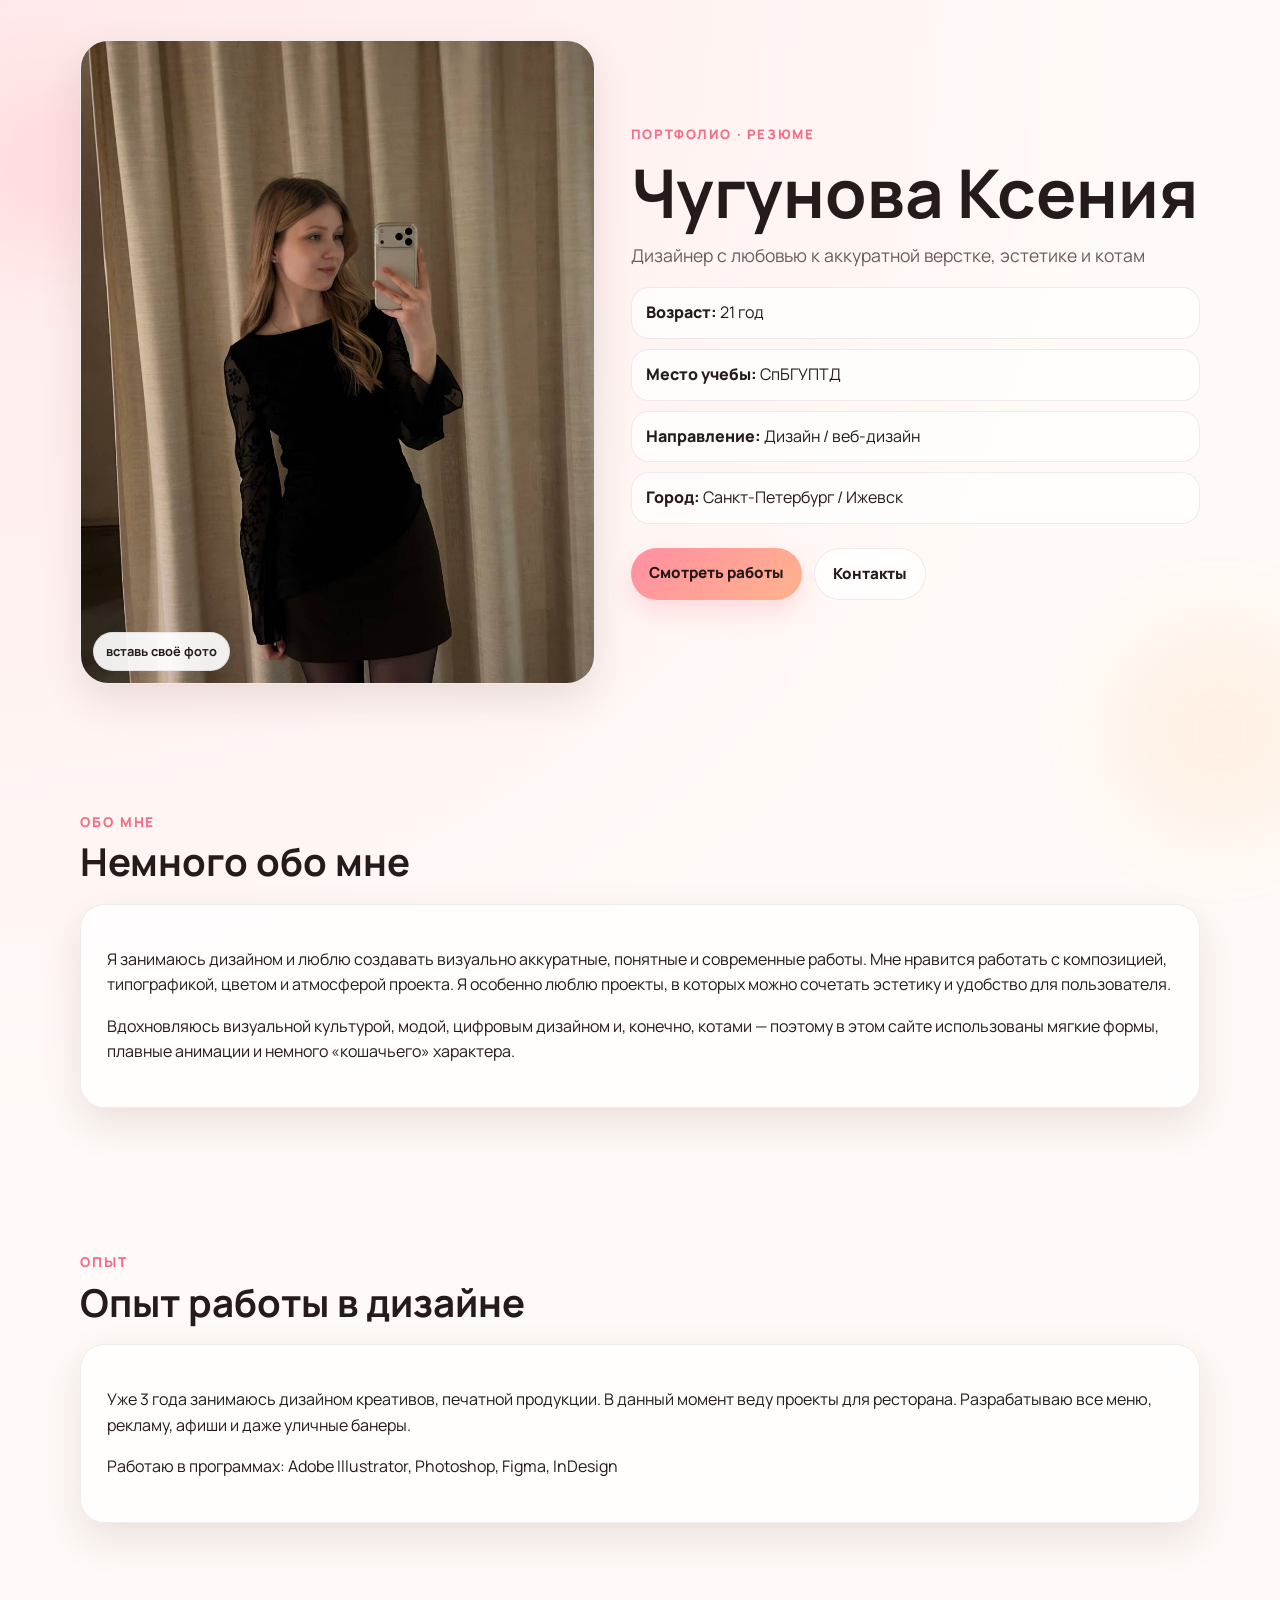
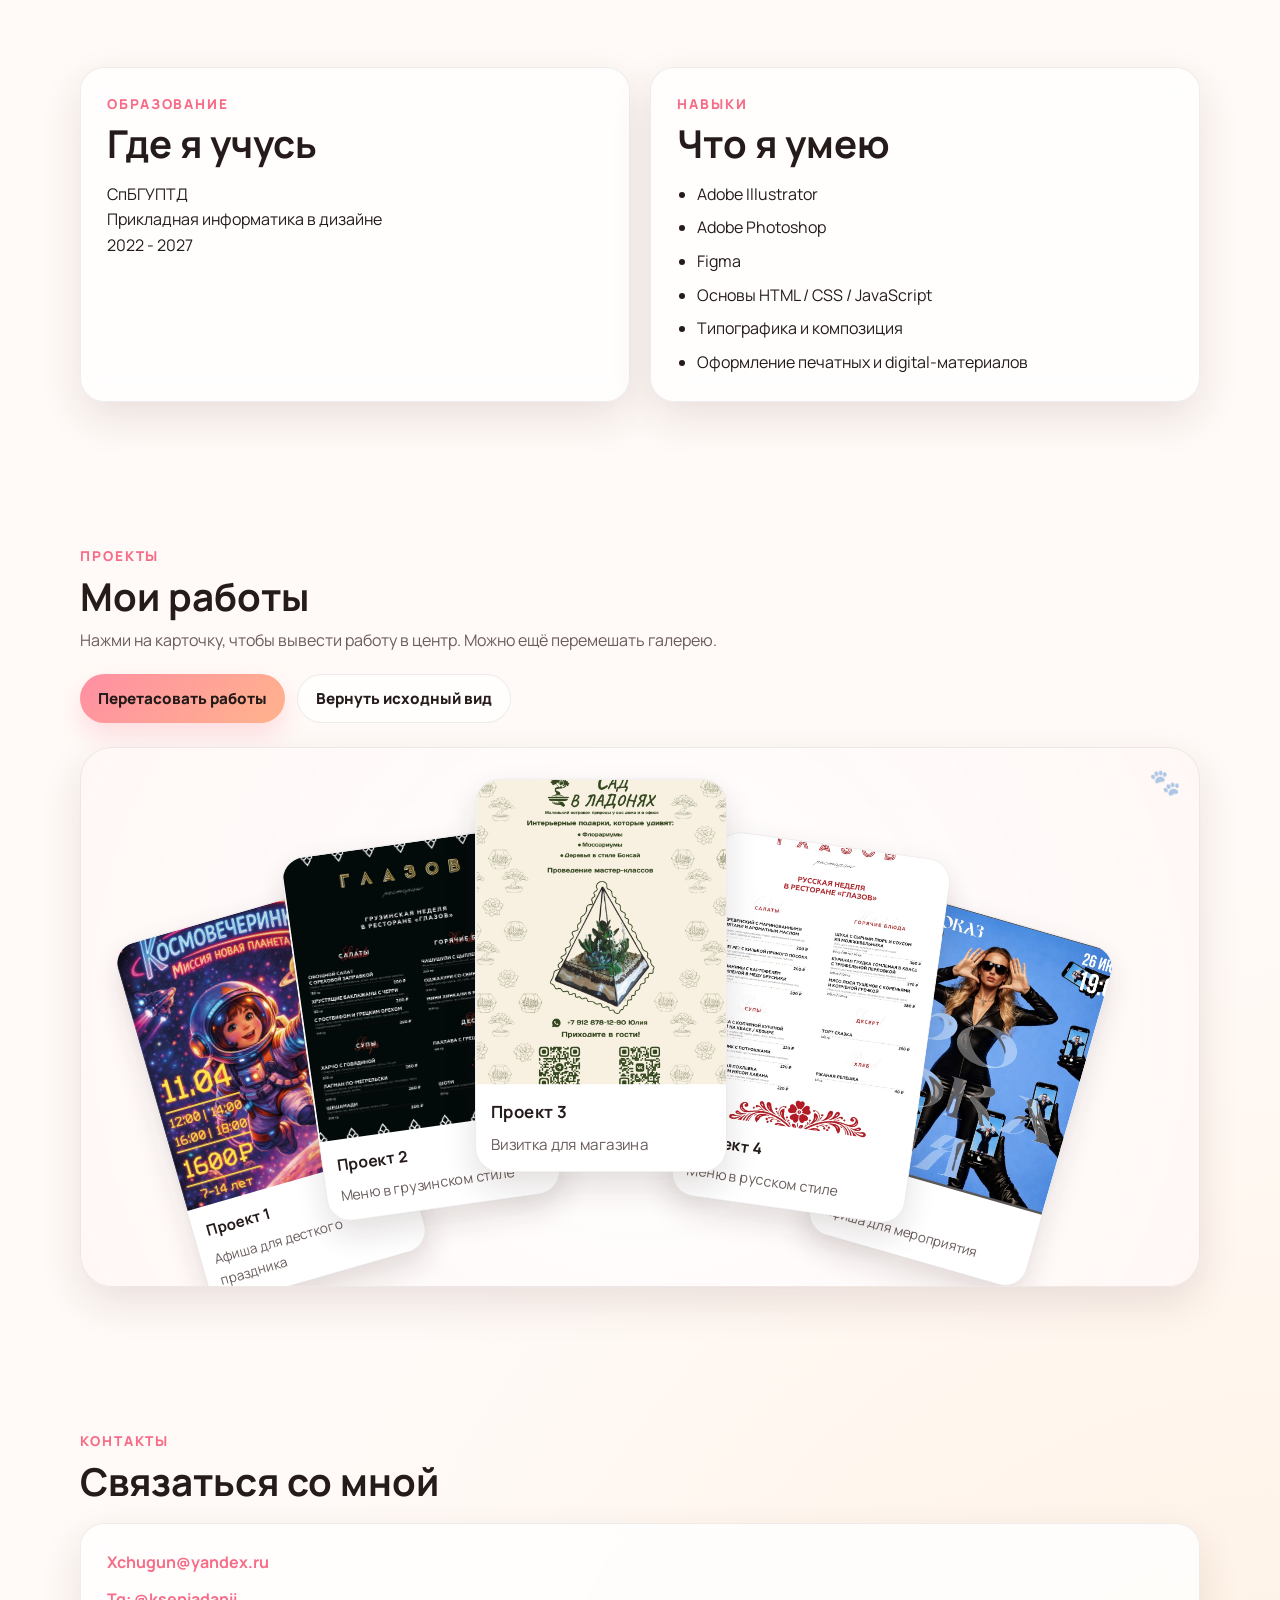
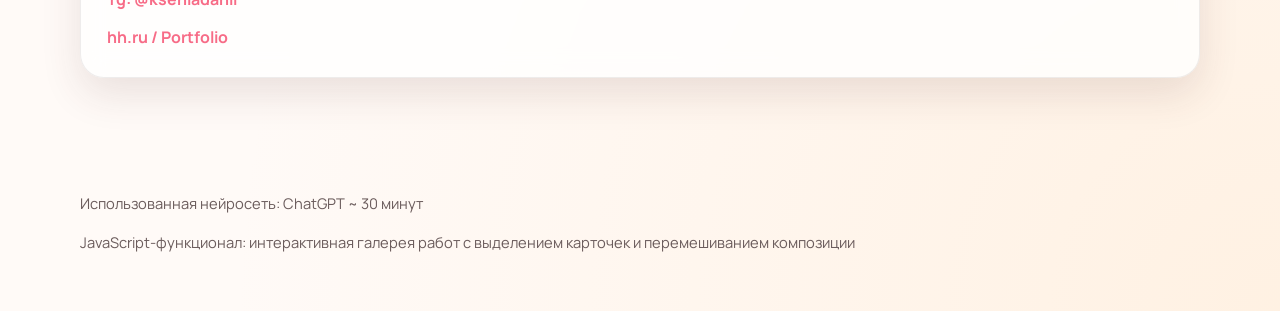
<file: Task1/index.html>
<!DOCTYPE html>
<html lang="ru">
<head>
  <meta charset="UTF-8" />
  <meta name="viewport" content="width=device-width, initial-scale=1.0" />
  <title>Портфолио-резюме дизайнера</title>
  <link rel="preconnect" href="https://fonts.googleapis.com">
  <link rel="preconnect" href="https://fonts.gstatic.com" crossorigin>
  <link href="https://fonts.googleapis.com/css2?family=Manrope:wght@400;500;600;700;800&display=swap" rel="stylesheet">
  <link rel="stylesheet" href="style.css" />
</head>
<body>
  <div class="page-decor decor-1"></div>
  <div class="page-decor decor-2"></div>

  <header class="hero">
    <div class="container hero__grid">
      <div class="hero__photo">
        <div class="photo-card">
          <img src="images/my-photo.jpg" alt="Мое фото" />
          <span class="photo-card__badge">вставь своё фото</span>
        </div>
      </div>

      <div class="hero__content">
        <p class="eyebrow">Портфолио · Резюме</p>
        <h1>Чугунова Ксения</h1>
        <p class="hero__subtitle">
          Дизайнер с любовью к аккуратной верстке, эстетике и котам
        </p>

        <ul class="info-list">
          <li><span>Возраст:</span> 21 год</li>
          <li><span>Место учебы:</span> СпБГУПТД</li>
          <li><span>Направление:</span> Дизайн / веб-дизайн</li>
          <li><span>Город:</span> Санкт-Петербург / Ижевск</li>
        </ul>

        <div class="hero__buttons">
          <a href="#projects" class="btn btn--primary">Смотреть работы</a>
          <a href="#contacts" class="btn btn--ghost">Контакты</a>
        </div>
      </div>
    </div>
  </header>

  <main>
    <section class="about section">
      <div class="container">
        <div class="section-head">
          <p class="section-tag">Обо мне</p>
          <h2>Немного обо мне</h2>
        </div>

        <div class="card">
          <p>
            Я занимаюсь дизайном и люблю создавать визуально аккуратные, понятные и
            современные работы. Мне нравится работать с композицией, типографикой,
            цветом и атмосферой проекта. Я особенно люблю проекты, в которых можно
            сочетать эстетику и удобство для пользователя.
          </p>
          <p>
            Вдохновляюсь визуальной культурой, модой, цифровым дизайном и, конечно,
            котами — поэтому в этом сайте использованы мягкие формы, плавные анимации
            и немного «кошачьего» характера.
          </p>
        </div>
      </div>
    </section>

    <section class="experience section">
      <div class="container">
        <div class="section-head">
          <p class="section-tag">Опыт</p>
          <h2>Опыт работы в дизайне</h2>
        </div>

        <div class="card">
          <p>
            Уже 3 года занимаюсь дизайном креативов, печатной продукции. В данный момент веду проекты для ресторана. Разрабатываю все меню, рекламу, афиши и даже уличные банеры. 
          </p>
          <p>
            Работаю в программах: Adobe
            Illustrator, Photoshop, Figma, InDesign
          </p>
        </div>
      </div>
    </section>

    <section class="education-skills section">
      <div class="container grid-2">
        <div class="card">
          <div class="section-head section-head--left">
            <p class="section-tag">Образование</p>
            <h2>Где я учусь</h2>
          </div>
          <p>
            СпБГУПТД<br />
            Прикладная информатика в дизайне<br />
            2022 - 2027
          </p>
        </div>

        <div class="card">
          <div class="section-head section-head--left">
            <p class="section-tag">Навыки</p>
            <h2>Что я умею</h2>
          </div>

          <ul class="skills">
            <li>Adobe Illustrator</li>
            <li>Adobe Photoshop</li>
            <li>Figma</li>
            <li>Основы HTML / CSS / JavaScript</li>
            <li>Типографика и композиция</li>
            <li>Оформление печатных и digital-материалов</li>
          </ul>
        </div>
      </div>
    </section>

    <section class="projects section" id="projects">
      <div class="container">
        <div class="section-head">
          <p class="section-tag">Проекты</p>
          <h2>Мои работы</h2>
          <p class="section-note">
            Нажми на карточку, чтобы вывести работу в центр. Можно ещё перемешать галерею.
          </p>
        </div>

        <div class="gallery-toolbar">
          <button class="btn btn--primary" id="shuffleBtn">Перетасовать работы</button>
          <button class="btn btn--ghost" id="resetBtn">Вернуть исходный вид</button>
        </div>

        <div class="cat-gallery" id="catGallery">
          <article class="work-card is-active" data-order="0">
            <img src="images/work-1.png" alt="Работа 1" />
            <div class="work-card__content">
              <h3>Проект 1</h3>
              <p>Афиша для десткого праздника</p>
            </div>
          </article>

          <article class="work-card" data-order="1">
            <img src="images/work-2.png" alt="Работа 2" />
            <div class="work-card__content">
              <h3>Проект 2</h3>
              <p>Меню в грузинском стиле
              </p>
            </div>
          </article>

          <article class="work-card" data-order="2">
            <img src="images/work-3.png" alt="Работа 3" />
            <div class="work-card__content">
              <h3>Проект 3</h3>
              <p>Визитка для магазина</p>
            </div>
          </article>

          <article class="work-card" data-order="3">
            <img src="images/work-4.png" alt="Работа 4" />
            <div class="work-card__content">
              <h3>Проект 4</h3>
              <p>Меню в русском стиле</p>
            </div>
          </article>

          <article class="work-card" data-order="4">
            <img src="images/work-5.png" alt="Работа 5" />
            <div class="work-card__content">
              <h3>Проект 5</h3>
              <p>Афиша для мероприятия</p>
            </div>
          </article>
        </div>
      </div>
    </section>

    <section class="contacts section" id="contacts">
      <div class="container">
        <div class="section-head">
          <p class="section-tag">Контакты</p>
          <h2>Связаться со мной</h2>
        </div>

        <div class="card contacts-card">
          <a href="mailto:yourmail@example.com">Xchugun@yandex.ru</a>
          <a href="https://t.me/kseniadanii" target="_blank" rel="noopener noreferrer">Tg: @kseniadanii</a>
          <a href="https://hh.ru/resume/d075c203ff0f5055460039ed1f416f724c344c?from=share_ios" target="_blank" rel="noopener noreferrer">hh.ru / Portfolio</a>
        </div>
      </div>
    </section>
  </main>

  <footer class="footer">
    <div class="container">
      <p>Использованная нейросеть: ChatGPT ~ 30 минут</p>
      <p>JavaScript-функционал: интерактивная галерея работ с выделением карточек и перемешиванием композиции</p>
    </div>
  </footer>

  <script src="script.js"></script>
</body>
</html>
</file>
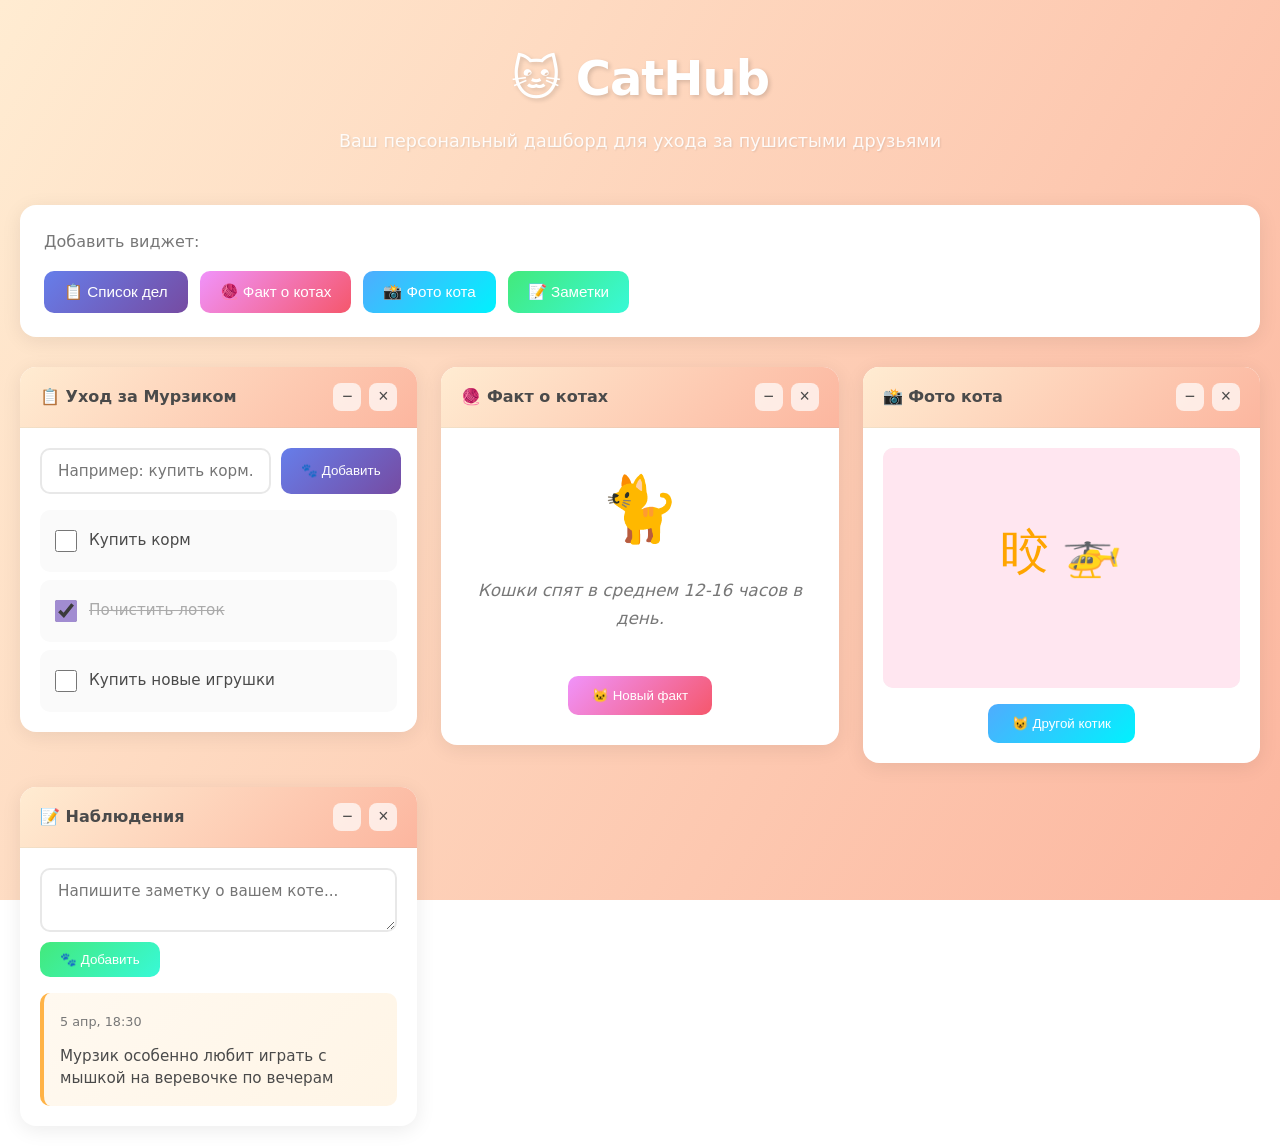
<file: Task2/index.html>
<!DOCTYPE html>
<html lang="ru">
<head>
    <meta charset="UTF-8">
    <meta name="viewport" content="width=device-width, initial-scale=1.0">
    <title>CatHub — Дашборд любителя котов</title>
    <link rel="stylesheet" href="styles/main.css">
    <link rel="stylesheet" href="styles/components.css">
</head>
<body>
    <header class="header">
        <div class="header-content">
            <h1>🐱 CatHub</h1>
            <p class="subtitle">Ваш персональный дашборд для ухода за пушистыми друзьями</p>
        </div>
    </header>

    <div class="controls">
        <h2>Добавить виджет:</h2>
        <div class="buttons-row">
            <button class="btn btn-todo" data-widget="todo">📋 Список дел</button>
            <button class="btn btn-fact" data-widget="fact">🧶 Факт о котах</button>
            <button class="btn btn-image" data-widget="image">📸 Фото кота</button>
            <button class="btn btn-notes" data-widget="notes">📝 Заметки</button>
        </div>
    </div>

    <div id="dashboard" class="dashboard-grid"></div>

    <script type="module" src="main.js"></script>
</body>
</html>
</file>
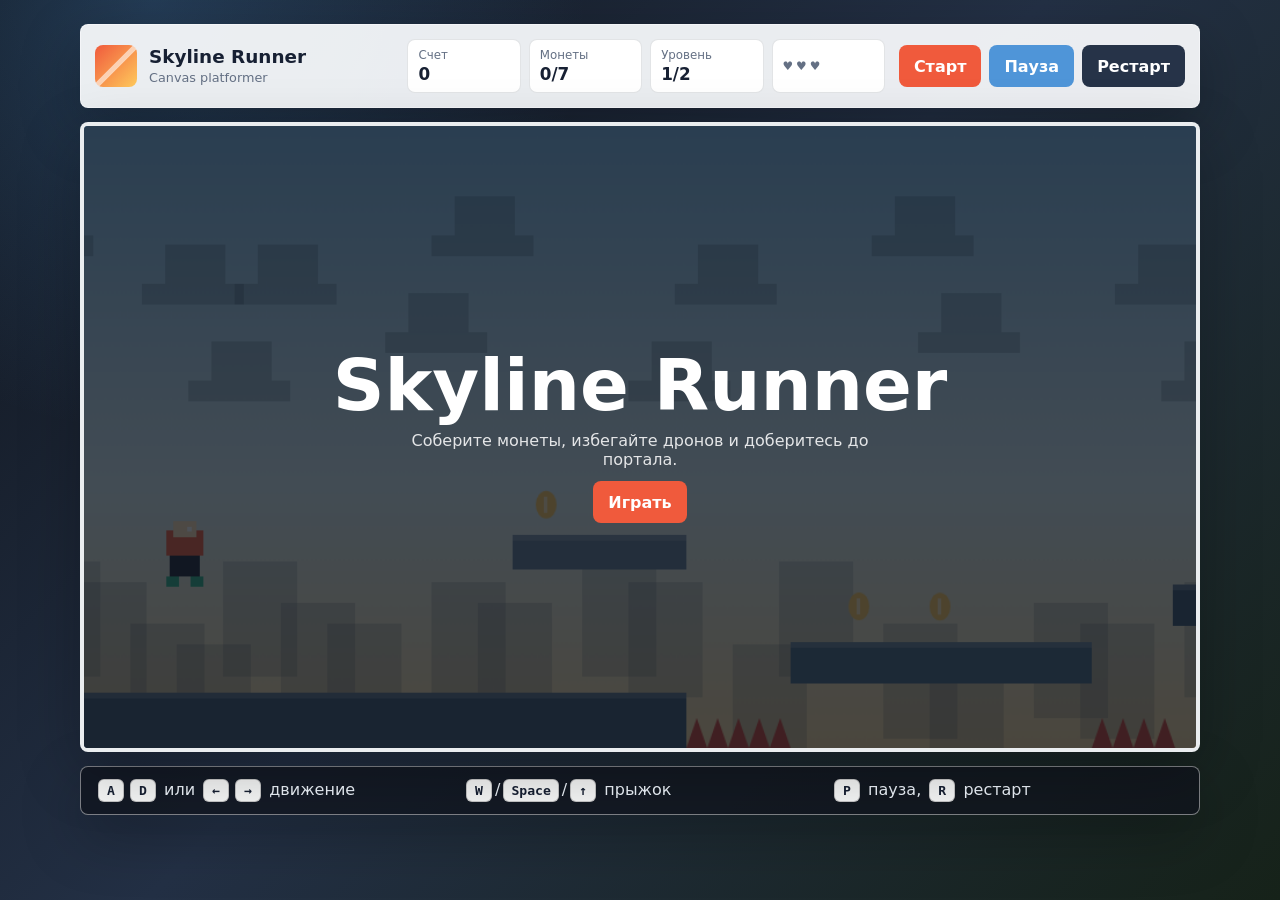
<file: Task3/index.html>
<!doctype html>
<html lang="ru">
  <head>
    <meta charset="UTF-8" />
    <meta name="viewport" content="width=device-width, initial-scale=1.0" />
    <title>Skyline Runner | JavaScript Platformer</title>
    <link rel="stylesheet" href="css/style.css" />
  </head>
  <body>
    <main class="game-shell">
      <section class="top-panel" aria-label="Игровая панель">
        <div class="brand">
          <span class="brand-mark" aria-hidden="true"></span>
          <div>
            <h1>Skyline Runner</h1>
            <p>Canvas platformer</p>
          </div>
        </div>

        <div class="stats" aria-live="polite">
          <div class="stat">
            <span>Счет</span>
            <strong id="scoreValue">0</strong>
          </div>
          <div class="stat">
            <span>Монеты</span>
            <strong id="coinValue">0/0</strong>
          </div>
          <div class="stat">
            <span>Уровень</span>
            <strong id="levelValue">1</strong>
          </div>
          <div class="stat hearts" id="healthValue" aria-label="Здоровье"></div>
        </div>

        <div class="actions">
          <button id="startButton" type="button">Старт</button>
          <button id="pauseButton" type="button">Пауза</button>
          <button id="restartButton" type="button">Рестарт</button>
        </div>
      </section>

      <section class="canvas-wrap" aria-label="Игровая область">
        <canvas id="gameCanvas" width="960" height="540">
          Ваш браузер не поддерживает HTML5 Canvas.
        </canvas>
        <div class="overlay" id="gameOverlay">
          <h2 id="overlayTitle">Skyline Runner</h2>
          <p id="overlayText">Соберите монеты, избегайте дронов и доберитесь до портала.</p>
          <button id="overlayButton" type="button">Играть</button>
        </div>
      </section>

      <section class="help-panel" aria-label="Управление">
        <div><kbd>A</kbd><kbd>D</kbd> или <kbd>←</kbd><kbd>→</kbd> движение</div>
        <div><kbd>W</kbd>/<kbd>Space</kbd>/<kbd>↑</kbd> прыжок</div>
        <div><kbd>P</kbd> пауза, <kbd>R</kbd> рестарт</div>
      </section>
    </main>

    <script type="module" src="js/main.js"></script>
  </body>
</html>
</file>
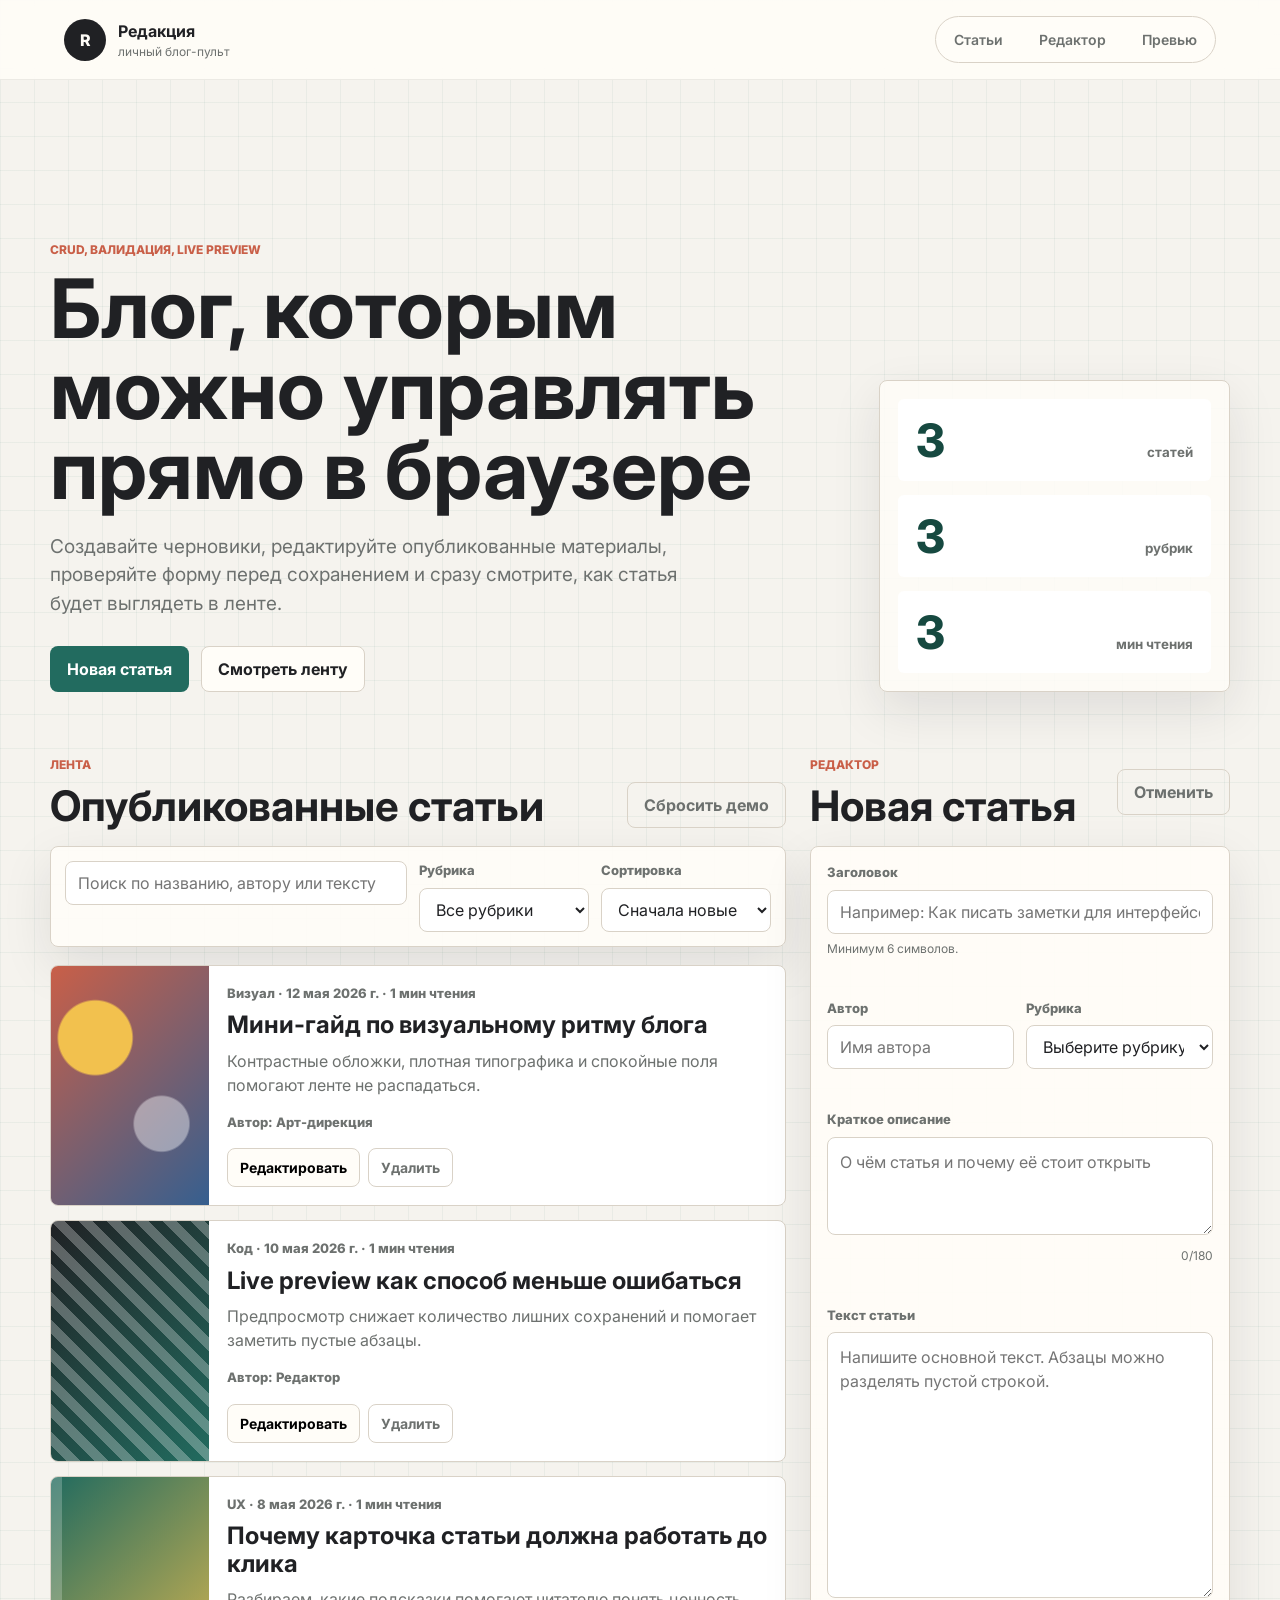
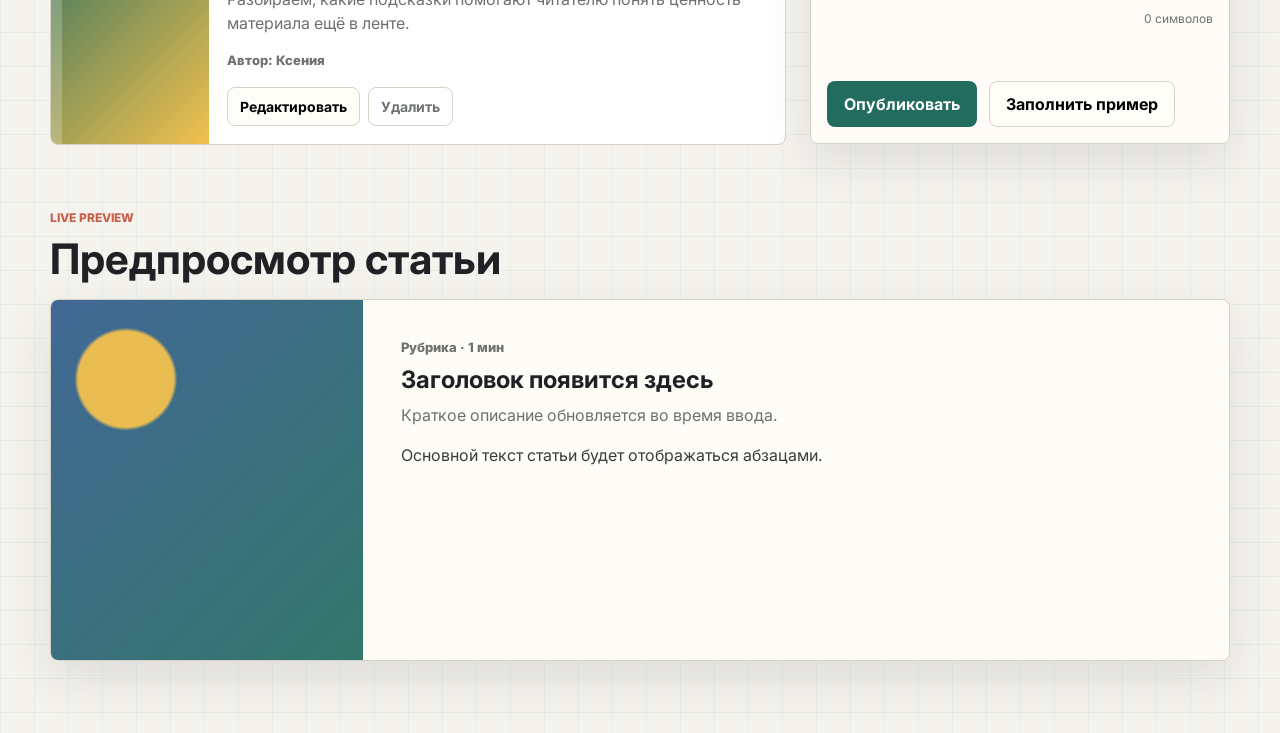
<file: ИТОГ/index.html>
<!DOCTYPE html>
<html lang="ru">
<head>
  <meta charset="UTF-8">
  <meta name="viewport" content="width=device-width, initial-scale=1.0">
  <title>Редакция | CRUD-блог</title>
  <link rel="preconnect" href="https://fonts.googleapis.com">
  <link rel="preconnect" href="https://fonts.gstatic.com" crossorigin>
  <link href="https://fonts.googleapis.com/css2?family=Inter:wght@400;500;600;700;800&display=swap" rel="stylesheet">
  <link rel="stylesheet" href="styles.css">
</head>
<body>
  <header class="topbar">
    <a class="brand" href="#articles" aria-label="Перейти к списку статей">
      <span class="brand-mark">R</span>
      <span>
        <strong>Редакция</strong>
        <small>личный блог-пульт</small>
      </span>
    </a>

    <nav class="nav" aria-label="Главная навигация">
      <a href="#articles">Статьи</a>
      <a href="#editor">Редактор</a>
      <a href="#preview">Превью</a>
    </nav>
  </header>

  <main>
    <section class="hero" aria-labelledby="page-title">
      <div class="hero-copy">
        <p class="eyebrow">CRUD, валидация, live preview</p>
        <h1 id="page-title">Блог, которым можно управлять прямо в браузере</h1>
        <p>
          Создавайте черновики, редактируйте опубликованные материалы, проверяйте форму перед сохранением
          и сразу смотрите, как статья будет выглядеть в ленте.
        </p>
        <div class="hero-actions">
          <a class="button primary" href="#editor">Новая статья</a>
          <a class="button secondary" href="#articles">Смотреть ленту</a>
        </div>
      </div>

      <aside class="hero-panel" aria-label="Сводка блога">
        <div class="metric">
          <span id="totalArticles">0</span>
          <small>статей</small>
        </div>
        <div class="metric">
          <span id="totalCategories">0</span>
          <small>рубрик</small>
        </div>
        <div class="metric">
          <span id="totalMinutes">0</span>
          <small>мин чтения</small>
        </div>
      </aside>
    </section>

    <section class="workspace" aria-label="Рабочая область блога">
      <section class="feed" id="articles" aria-labelledby="articles-title">
        <div class="section-head">
          <div>
            <p class="eyebrow">Лента</p>
            <h2 id="articles-title">Опубликованные статьи</h2>
          </div>
          <button class="button ghost" type="button" id="clearStorageButton">Сбросить демо</button>
        </div>

        <div class="toolbar" aria-label="Фильтры статей">
          <label class="search-field">
            <span class="visually-hidden">Поиск по статьям</span>
            <input type="search" id="searchInput" placeholder="Поиск по названию, автору или тексту">
          </label>

          <label>
            <span>Рубрика</span>
            <select id="categoryFilter">
              <option value="all">Все рубрики</option>
            </select>
          </label>

          <label>
            <span>Сортировка</span>
            <select id="sortSelect">
              <option value="newest">Сначала новые</option>
              <option value="oldest">Сначала старые</option>
              <option value="title">По названию</option>
            </select>
          </label>
        </div>

        <div class="article-list" id="articleList" aria-live="polite"></div>
        <p class="empty-state" id="emptyState" hidden>Ничего не найдено. Измените запрос или создайте новую статью.</p>
      </section>

      <section class="editor-shell" id="editor" aria-labelledby="editor-title">
        <div class="section-head compact">
          <div>
            <p class="eyebrow">Редактор</p>
            <h2 id="editor-title">Новая статья</h2>
          </div>
          <button class="button ghost" type="button" id="cancelEditButton" hidden>Отменить</button>
        </div>

        <form class="editor-form" id="articleForm" novalidate>
          <input type="hidden" id="articleId">

          <div class="field">
            <label for="titleInput">Заголовок</label>
            <input id="titleInput" name="title" type="text" maxlength="90" placeholder="Например: Как писать заметки для интерфейсов">
            <small class="hint">Минимум 6 символов.</small>
            <p class="error" id="titleError"></p>
          </div>

          <div class="form-grid">
            <div class="field">
              <label for="authorInput">Автор</label>
              <input id="authorInput" name="author" type="text" maxlength="40" placeholder="Имя автора">
              <p class="error" id="authorError"></p>
            </div>

            <div class="field">
              <label for="categoryInput">Рубрика</label>
              <select id="categoryInput" name="category">
                <option value="">Выберите рубрику</option>
                <option value="UX">UX</option>
                <option value="Визуал">Визуал</option>
                <option value="Код">Код</option>
                <option value="Кейсы">Кейсы</option>
              </select>
              <p class="error" id="categoryError"></p>
            </div>
          </div>

          <div class="field">
            <label for="excerptInput">Краткое описание</label>
            <textarea id="excerptInput" name="excerpt" rows="3" maxlength="180" placeholder="О чём статья и почему её стоит открыть"></textarea>
            <div class="counter"><span id="excerptCount">0</span>/180</div>
            <p class="error" id="excerptError"></p>
          </div>

          <div class="field">
            <label for="contentInput">Текст статьи</label>
            <textarea id="contentInput" name="content" rows="10" placeholder="Напишите основной текст. Абзацы можно разделять пустой строкой."></textarea>
            <div class="counter"><span id="contentCount">0</span> символов</div>
            <p class="error" id="contentError"></p>
          </div>

          <div class="form-actions">
            <button class="button primary" type="submit" id="submitButton">Опубликовать</button>
            <button class="button secondary" type="button" id="fillExampleButton">Заполнить пример</button>
          </div>
        </form>
      </section>
    </section>

    <section class="preview-section" id="preview" aria-labelledby="preview-title">
      <div class="section-head">
        <div>
          <p class="eyebrow">Live preview</p>
          <h2 id="preview-title">Предпросмотр статьи</h2>
        </div>
      </div>
      <article class="preview-card" id="previewCard">
        <div class="cover preview-cover" aria-hidden="true"></div>
        <div class="preview-body">
          <p class="article-meta"><span id="previewCategory">Рубрика</span> · <span id="previewReadTime">1 мин</span></p>
          <h3 id="previewTitle">Заголовок появится здесь</h3>
          <p class="excerpt" id="previewExcerpt">Краткое описание обновляется во время ввода.</p>
          <div class="article-content" id="previewContent">
            <p>Основной текст статьи будет отображаться абзацами.</p>
          </div>
        </div>
      </article>
    </section>
  </main>

  <div class="toast" id="toast" role="status" aria-live="polite"></div>

  <script src="app.js"></script>
</body>
</html>
</file>
<file: Task1/style.css>
:root {
  --bg: #fffaf7;
  --surface: rgba(255, 255, 255, 0.78);
  --surface-strong: #ffffff;
  --text: #261b1b;
  --muted: #6b5c5c;
  --accent: #ff8fa3;
  --accent-dark: #f76c87;
  --line: rgba(38, 27, 27, 0.08);
  --shadow: 0 16px 40px rgba(79, 44, 44, 0.12);
  --radius: 24px;
  --container: 1120px;
}

* {
  box-sizing: border-box;
}

html {
  scroll-behavior: smooth;
}

body {
  margin: 0;
  font-family: "Manrope", sans-serif;
  background:
    radial-gradient(circle at top left, rgba(255, 187, 199, 0.28), transparent 30%),
    radial-gradient(circle at bottom right, rgba(255, 214, 165, 0.25), transparent 28%),
    var(--bg);
  color: var(--text);
  line-height: 1.6;
  overflow-x: hidden;
}

img {
  max-width: 100%;
  display: block;
}

a {
  color: inherit;
  text-decoration: none;
}

.container {
  width: min(100% - 32px, var(--container));
  margin: 0 auto;
}

.section {
  padding: 48px 0;
}

.section-head {
  margin-bottom: 20px;
}

.section-head--left {
  margin-bottom: 16px;
}

.section-tag {
  margin: 0 0 8px;
  font-size: 0.85rem;
  text-transform: uppercase;
  letter-spacing: 0.14em;
  color: var(--accent-dark);
  font-weight: 800;
}

.section-head h2 {
  margin: 0;
  font-size: 1.8rem;
  line-height: 1.1;
}

.section-note {
  color: var(--muted);
  margin-top: 10px;
}

.card {
  background: var(--surface);
  border: 1px solid var(--line);
  box-shadow: var(--shadow);
  border-radius: var(--radius);
  padding: 20px;
  backdrop-filter: blur(12px);
}

.hero {
  padding: 24px 0 40px;
  position: relative;
}

.hero__grid {
  display: grid;
  gap: 24px;
  align-items: center;
}

.hero__photo {
  order: -1;
}

.photo-card {
  position: relative;
  background: var(--surface-strong);
  border: 1px solid var(--line);
  border-radius: 28px;
  overflow: hidden;
  box-shadow: var(--shadow);
  aspect-ratio: 4 / 5;
}

.photo-card img {
  width: 100%;
  height: 100%;
  object-fit: cover;
}

.photo-card__badge {
  position: absolute;
  left: 12px;
  bottom: 12px;
  background: rgba(255, 255, 255, 0.92);
  border: 1px solid var(--line);
  color: var(--text);
  padding: 8px 12px;
  border-radius: 999px;
  font-size: 0.8rem;
  font-weight: 700;
}

.eyebrow {
  margin: 0 0 12px;
  color: var(--accent-dark);
  font-weight: 800;
  letter-spacing: 0.12em;
  text-transform: uppercase;
  font-size: 0.82rem;
}

.hero h1 {
  margin: 0;
  font-size: 2.2rem;
  line-height: 1.05;
}

.hero__subtitle {
  margin: 14px 0 18px;
  color: var(--muted);
  font-size: 1rem;
}

.info-list {
  list-style: none;
  padding: 0;
  margin: 0 0 24px;
  display: grid;
  gap: 10px;
}

.info-list li {
  background: rgba(255, 255, 255, 0.68);
  border: 1px solid var(--line);
  border-radius: 18px;
  padding: 12px 14px;
}

.info-list span {
  font-weight: 800;
}

.hero__buttons,
.gallery-toolbar {
  display: flex;
  flex-wrap: wrap;
  gap: 12px;
}

.btn {
  border: none;
  border-radius: 999px;
  padding: 13px 18px;
  font-family: inherit;
  font-size: 0.95rem;
  font-weight: 800;
  cursor: pointer;
  transition: transform 0.2s ease, box-shadow 0.2s ease, background 0.2s ease;
}

.btn:hover {
  transform: translateY(-2px);
}

.btn--primary {
  background: linear-gradient(135deg, var(--accent), #ffb38c);
  color: #241919;
  box-shadow: 0 12px 24px rgba(255, 143, 163, 0.28);
}

.btn--ghost {
  background: rgba(255, 255, 255, 0.72);
  color: var(--text);
  border: 1px solid var(--line);
}

.grid-2 {
  display: grid;
  gap: 20px;
}

.skills {
  margin: 0;
  padding-left: 20px;
}

.skills li + li {
  margin-top: 8px;
}

.cat-gallery {
  position: relative;
  height: 420px;
  margin-top: 24px;
  border-radius: 32px;
  border: 1px solid var(--line);
  background:
    radial-gradient(circle at center, rgba(255, 255, 255, 0.8), rgba(255, 246, 244, 0.85)),
    linear-gradient(180deg, rgba(255,255,255,0.55), rgba(255,255,255,0.85));
  overflow: hidden;
  box-shadow: var(--shadow);
}

.cat-gallery::before {
  content: "🐾";
  position: absolute;
  top: 14px;
  right: 18px;
  font-size: 1.6rem;
  opacity: 0.35;
}

.work-card {
  position: absolute;
  width: 190px;
  border-radius: 24px;
  overflow: hidden;
  background: #fff;
  border: 1px solid rgba(38, 27, 27, 0.08);
  box-shadow: 0 14px 30px rgba(54, 30, 30, 0.14);
  cursor: pointer;
  transition:
    transform 0.55s cubic-bezier(.2,.8,.2,1),
    left 0.55s cubic-bezier(.2,.8,.2,1),
    top 0.55s cubic-bezier(.2,.8,.2,1),
    z-index 0.2s,
    box-shadow 0.3s ease,
    filter 0.3s ease;
  transform-origin: center center;
}

.work-card:hover {
  box-shadow: 0 20px 40px rgba(54, 30, 30, 0.2);
}

.work-card img {
  width: 100%;
  height: 220px;
  object-fit: cover;
}

.work-card__content {
  padding: 14px;
}

.work-card__content h3 {
  margin: 0 0 6px;
  font-size: 1rem;
}

.work-card__content p {
  margin: 0;
  color: var(--muted);
  font-size: 0.9rem;
}

.work-card.is-active {
  filter: none;
}

.contacts-card {
  display: grid;
  gap: 12px;
}

.contacts-card a {
  font-weight: 700;
  color: var(--accent-dark);
}

.footer {
  padding: 28px 0 42px;
  color: var(--muted);
  font-size: 0.92rem;
}

.page-decor {
  position: fixed;
  z-index: -1;
  border-radius: 50%;
  filter: blur(40px);
  opacity: 0.45;
}

.decor-1 {
  width: 180px;
  height: 180px;
  top: 80px;
  left: -40px;
  background: rgba(255, 143, 163, 0.35);
}

.decor-2 {
  width: 220px;
  height: 220px;
  right: -50px;
  bottom: 60px;
  background: rgba(255, 190, 120, 0.3);
}

/* tablet */
@media (min-width: 768px) {
  .section {
    padding: 72px 0;
  }

  .hero {
    padding: 40px 0 56px;
  }

  .hero__grid {
    grid-template-columns: 0.95fr 1.05fr;
    gap: 36px;
  }

  .hero__photo {
    order: 0;
  }

  .hero h1 {
    font-size: 3.5rem;
  }

  .hero__subtitle {
    font-size: 1.1rem;
    max-width: 56ch;
  }

  .section-head h2 {
    font-size: 2.4rem;
  }

  .grid-2 {
    grid-template-columns: 1fr 1fr;
  }

  .cat-gallery {
    height: 500px;
  }

  .work-card {
    width: 220px;
  }

  .work-card img {
    height: 260px;
  }
}

/* desktop */
@media (min-width: 1024px) {
  .hero h1 {
    font-size: 4.2rem;
  }

  .card {
    padding: 26px;
  }

  .cat-gallery {
    height: 540px;
  }

  .work-card {
    width: 240px;
  }

  .work-card img {
    height: 290px;
  }
}
</file>
<file: Task2/styles/main.css>
/* ===== Базовые стили CatHub ===== */
* {
    margin: 0;
    padding: 0;
    box-sizing: border-box;
}

:root {
    --color-primary: #ff9a9e;
    --color-secondary: #fad0c4;
    --color-accent: #a18cd1;
    --color-bg: linear-gradient(120deg, #ffecd2 0%, #fcb69f 100%);
    --color-card: #ffffff;
    --color-text: #4a4a4a;
    --color-text-light: #777;
    --shadow: 0 4px 20px rgba(0, 0, 0, 0.08);
    --shadow-hover: 0 8px 30px rgba(0, 0, 0, 0.12);
    --radius: 16px;
    --radius-sm: 10px;
}

body {
    font-family: 'Segoe UI', system-ui, -apple-system, sans-serif;
    background: var(--color-bg);
    background-attachment: fixed;
    min-height: 100vh;
    padding: 20px;
    color: var(--color-text);
    line-height: 1.6;
}

/* ===== Шапка ===== */
.header {
    text-align: center;
    margin-bottom: 30px;
    padding: 20px;
}

.header h1 {
    font-size: 3rem;
    color: #fff;
    text-shadow: 2px 2px 4px rgba(0, 0, 0, 0.15);
    margin-bottom: 10px;
    letter-spacing: -1px;
}

.subtitle {
    font-size: 1.1rem;
    color: rgba(255, 255, 255, 0.9);
    text-shadow: 1px 1px 2px rgba(0, 0, 0, 0.1);
}

/* ===== Панель управления ===== */
.controls {
    background: var(--color-card);
    border-radius: var(--radius);
    padding: 24px;
    margin-bottom: 30px;
    box-shadow: var(--shadow);
}

.controls h2 {
    font-size: 1rem;
    color: var(--color-text-light);
    margin-bottom: 16px;
    font-weight: 500;
}

.buttons-row {
    display: flex;
    flex-wrap: wrap;
    gap: 12px;
}

.btn {
    padding: 12px 20px;
    border: none;
    border-radius: var(--radius-sm);
    font-size: 0.95rem;
    font-weight: 500;
    cursor: pointer;
    transition: all 0.2s ease;
    display: flex;
    align-items: center;
    gap: 8px;
    color: white;
}

.btn:hover {
    transform: translateY(-2px);
    box-shadow: 0 4px 12px rgba(0, 0, 0, 0.15);
}

.btn:active {
    transform: translateY(0);
}

.btn-todo {
    background: linear-gradient(135deg, #667eea 0%, #764ba2 100%);
}

.btn-fact {
    background: linear-gradient(135deg, #f093fb 0%, #f5576c 100%);
}

.btn-image {
    background: linear-gradient(135deg, #4facfe 0%, #00f2fe 100%);
}

.btn-notes {
    background: linear-gradient(135deg, #43e97b 0%, #38f9d7 100%);
}

/* ===== Сетка дашборда ===== */
.dashboard-grid {
    display: grid;
    grid-template-columns: repeat(auto-fill, minmax(360px, 1fr));
    gap: 24px;
    align-items: start;
}

@media (max-width: 400px) {
    .dashboard-grid {
        grid-template-columns: 1fr;
    }

    .header h1 {
        font-size: 2rem;
    }

    body {
        padding: 12px;
    }
}

@media (max-width: 768px) {
    .buttons-row {
        justify-content: center;
    }

    .btn {
        flex: 1;
        min-width: 140px;
        justify-content: center;
    }
}
</file>
<file: Task2/styles/components.css>
/* ===== Общие стили виджета ===== */
.widget {
    background: var(--color-card);
    border-radius: var(--radius);
    box-shadow: var(--shadow);
    overflow: hidden;
    transition: all 0.3s ease;
    animation: widgetAppear 0.35s ease;
}

@keyframes widgetAppear {
    from {
        opacity: 0;
        transform: scale(0.95) translateY(10px);
    }
    to {
        opacity: 1;
        transform: scale(1) translateY(0);
    }
}

.widget:hover {
    box-shadow: var(--shadow-hover);
}

.widget.minimized .widget-content {
    display: none;
}

/* ===== Заголовок виджета ===== */
.widget-header {
    display: flex;
    justify-content: space-between;
    align-items: center;
    padding: 16px 20px;
    background: linear-gradient(135deg, #ffecd2 0%, #fcb69f 100%);
    border-bottom: 1px solid rgba(0, 0, 0, 0.05);
}

.widget-title {
    font-size: 1rem;
    font-weight: 600;
    color: var(--color-text);
    margin: 0;
}

.widget-controls {
    display: flex;
    gap: 8px;
}

.widget-btn {
    width: 28px;
    height: 28px;
    border: none;
    border-radius: 8px;
    background: rgba(255, 255, 255, 0.7);
    color: var(--color-text);
    font-size: 1.1rem;
    cursor: pointer;
    display: flex;
    align-items: center;
    justify-content: center;
    transition: all 0.2s ease;
}

.widget-btn:hover {
    background: rgba(255, 255, 255, 0.95);
    transform: scale(1.1);
}

.close-btn:hover {
    background: #ff6b6b;
    color: white;
}

/* ===== Контент виджета ===== */
.widget-content {
    padding: 20px;
    min-height: 180px;
}

/* ===== ToDo Widget ===== */
.todo-container {
    display: flex;
    flex-direction: column;
    gap: 16px;
}

.todo-form {
    display: flex;
    gap: 10px;
}

.todo-input {
    flex: 1;
    padding: 12px 16px;
    border: 2px solid #e8e8e8;
    border-radius: var(--radius-sm);
    font-size: 0.95rem;
    transition: all 0.2s ease;
    font-family: inherit;
}

.todo-input:focus {
    outline: none;
    border-color: var(--color-primary);
    box-shadow: 0 0 0 3px rgba(255, 154, 158, 0.15);
}

.todo-add-btn {
    padding: 12px 20px;
    background: linear-gradient(135deg, #667eea 0%, #764ba2 100%);
    color: white;
    border: none;
    border-radius: var(--radius-sm);
    font-weight: 500;
    cursor: pointer;
    transition: all 0.2s ease;
    white-space: nowrap;
}

.todo-add-btn:hover {
    transform: translateY(-1px);
    box-shadow: 0 4px 12px rgba(102, 126, 234, 0.3);
}

.todo-list {
    list-style: none;
    display: flex;
    flex-direction: column;
    gap: 8px;
    max-height: 280px;
    overflow-y: auto;
}

.todo-empty {
    color: var(--color-text-light);
    text-align: center;
    padding: 30px 20px;
    font-style: italic;
}

.todo-item {
    display: flex;
    align-items: center;
    gap: 12px;
    padding: 14px;
    background: #fafafa;
    border-radius: var(--radius-sm);
    transition: all 0.2s ease;
    border: 1px solid transparent;
}

.todo-item:hover {
    background: #f5f5f5;
    border-color: #e0e0e0;
}

.todo-item.completed .todo-text {
    text-decoration: line-through;
    color: #aaa;
}

.todo-checkbox {
    width: 22px;
    height: 22px;
    cursor: pointer;
    accent-color: var(--color-accent);
    flex-shrink: 0;
}

.todo-text {
    flex: 1;
    font-size: 0.95rem;
    word-break: break-word;
    color: var(--color-text);
}

.todo-delete-btn {
    width: 32px;
    height: 32px;
    border: none;
    border-radius: 8px;
    background: transparent;
    cursor: pointer;
    font-size: 1rem;
    display: flex;
    align-items: center;
    justify-content: center;
    opacity: 0;
    transition: all 0.2s ease;
}

.todo-item:hover .todo-delete-btn {
    opacity: 1;
}

.todo-delete-btn:hover {
    background: #ff6b6b;
}

/* ===== CatFact Widget ===== */
.fact-container {
    display: flex;
    flex-direction: column;
    align-items: center;
    text-align: center;
    padding: 10px;
}

.fact-icon {
    font-size: 4rem;
    margin-bottom: 16px;
    animation: gentleBounce 2s ease infinite;
}

@keyframes gentleBounce {
    0%, 100% { transform: translateY(0); }
    50% { transform: translateY(-5px); }
}

.fact-text {
    font-size: 1.05rem;
    line-height: 1.7;
    color: var(--color-text);
    margin-bottom: 20px;
    min-height: 80px;
    transition: opacity 0.2s ease;
}

.fact-text .loading {
    color: var(--color-text-light);
    font-style: italic;
}

.fact-text .fallback {
    color: var(--color-text-light);
    font-style: italic;
}

.fact-refresh-btn {
    padding: 12px 24px;
    background: linear-gradient(135deg, #f093fb 0%, #f5576c 100%);
    color: white;
    border: none;
    border-radius: var(--radius-sm);
    font-weight: 500;
    cursor: pointer;
    transition: all 0.2s ease;
}

.fact-refresh-btn:hover {
    transform: translateY(-2px);
    box-shadow: 0 4px 12px rgba(240, 147, 251, 0.4);
}

/* ===== CatImage Widget ===== */
.image-container {
    display: flex;
    flex-direction: column;
    align-items: center;
    gap: 16px;
}

.image-wrapper {
    width: 100%;
    height: 240px;
    border-radius: var(--radius-sm);
    overflow: hidden;
    background: #f5f5f5;
    position: relative;
}

.image-wrapper.loading::after {
    content: '🐱 Загружаем котика...';
    position: absolute;
    top: 50%;
    left: 50%;
    transform: translate(-50%, -50%);
    color: var(--color-text-light);
    font-size: 0.9rem;
}

.cat-image {
    width: 100%;
    height: 100%;
    object-fit: cover;
    transition: opacity 0.3s ease;
}

.image-refresh-btn {
    padding: 12px 24px;
    background: linear-gradient(135deg, #4facfe 0%, #00f2fe 100%);
    color: white;
    border: none;
    border-radius: var(--radius-sm);
    font-weight: 500;
    cursor: pointer;
    transition: all 0.2s ease;
}

.image-refresh-btn:hover {
    transform: translateY(-2px);
    box-shadow: 0 4px 12px rgba(79, 172, 254, 0.4);
}

/* ===== Notes Widget ===== */
.notes-container {
    display: flex;
    flex-direction: column;
    gap: 16px;
}

.notes-form {
    display: flex;
    flex-direction: column;
    gap: 10px;
}

.notes-input {
    width: 100%;
    padding: 12px 16px;
    border: 2px solid #e8e8e8;
    border-radius: var(--radius-sm);
    font-size: 0.95rem;
    font-family: inherit;
    resize: vertical;
    min-height: 60px;
    transition: all 0.2s ease;
}

.notes-input:focus {
    outline: none;
    border-color: #43e97b;
    box-shadow: 0 0 0 3px rgba(67, 233, 123, 0.15);
}

.notes-add-btn {
    padding: 10px 20px;
    background: linear-gradient(135deg, #43e97b 0%, #38f9d7 100%);
    color: white;
    border: none;
    border-radius: var(--radius-sm);
    font-weight: 500;
    cursor: pointer;
    transition: all 0.2s ease;
    align-self: flex-start;
}

.notes-add-btn:hover {
    transform: translateY(-1px);
    box-shadow: 0 4px 12px rgba(67, 233, 123, 0.3);
}

.notes-list {
    display: flex;
    flex-direction: column;
    gap: 12px;
    max-height: 320px;
    overflow-y: auto;
}

.notes-empty {
    color: var(--color-text-light);
    text-align: center;
    padding: 30px 20px;
    font-style: italic;
}

.note-item {
    padding: 16px;
    background: linear-gradient(135deg, #fff9f0 0%, #fff5e6 100%);
    border-radius: var(--radius-sm);
    border-left: 4px solid #ffb347;
    transition: all 0.2s ease;
}

.note-item:hover {
    transform: translateX(3px);
}

.note-header {
    display: flex;
    justify-content: space-between;
    align-items: center;
    margin-bottom: 8px;
}

.note-date {
    font-size: 0.8rem;
    color: var(--color-text-light);
}

.note-delete-btn {
    width: 28px;
    height: 28px;
    border: none;
    border-radius: 6px;
    background: transparent;
    cursor: pointer;
    font-size: 0.9rem;
    display: flex;
    align-items: center;
    justify-content: center;
    opacity: 0;
    transition: all 0.2s ease;
}

.note-item:hover .note-delete-btn {
    opacity: 1;
}

.note-delete-btn:hover {
    background: #ff6b6b;
}

.note-text {
    font-size: 0.95rem;
    color: var(--color-text);
    line-height: 1.5;
    word-break: break-word;
}

/* ===== Скроллбар ===== */
::-webkit-scrollbar {
    width: 6px;
}

::-webkit-scrollbar-track {
    background: #f1f1f1;
    border-radius: 3px;
}

::-webkit-scrollbar-thumb {
    background: #d1d1d1;
    border-radius: 3px;
}

::-webkit-scrollbar-thumb:hover {
    background: #b1b1b1;
}

/* ===== Анимации ===== */
@keyframes fadeIn {
    from { opacity: 0; }
    to { opacity: 1; }
}

.fade-in {
    animation: fadeIn 0.3s ease;
}
</file>
<file: Task3/css/style.css>
:root {
  --bg: #10151d;
  --panel: #f8fafc;
  --ink: #172033;
  --muted: #647084;
  --accent: #f05a3c;
  --accent-dark: #c93d28;
  --mint: #28b487;
  --sky: #4f95d8;
  --line: rgba(23, 32, 51, 0.12);
  --shadow: 0 20px 60px rgba(0, 0, 0, 0.26);
}

* {
  box-sizing: border-box;
}

html,
body {
  margin: 0;
  min-height: 100%;
}

body {
  align-items: flex-start;
  background:
    radial-gradient(circle at 12% 0%, rgba(79, 149, 216, 0.28), transparent 30%),
    linear-gradient(135deg, #10151d 0%, #233045 48%, #162219 100%);
  color: var(--ink);
  display: flex;
  font-family:
    Inter, ui-sans-serif, system-ui, -apple-system, BlinkMacSystemFont, "Segoe UI", sans-serif;
  justify-content: center;
  padding: 24px;
}

button {
  border: 0;
  border-radius: 8px;
  cursor: pointer;
  font: inherit;
  font-weight: 800;
}

.game-shell {
  display: grid;
  gap: 14px;
  max-width: 1120px;
  width: min(100%, 1120px);
}

.top-panel,
.help-panel {
  align-items: center;
  background: rgba(248, 250, 252, 0.94);
  border: 1px solid rgba(255, 255, 255, 0.45);
  border-radius: 8px;
  box-shadow: var(--shadow);
  display: grid;
  gap: 14px;
}

.top-panel {
  grid-template-columns: minmax(190px, 1fr) minmax(360px, 1.6fr) auto;
  padding: 14px;
}

.brand {
  align-items: center;
  display: flex;
  gap: 12px;
  min-width: 0;
}

.brand-mark {
  background:
    linear-gradient(135deg, transparent 45%, rgba(255, 255, 255, 0.58) 46% 54%, transparent 55%),
    linear-gradient(135deg, var(--accent), #ffca5c);
  border-radius: 8px;
  display: block;
  flex: 0 0 42px;
  height: 42px;
}

h1,
h2,
p {
  margin: 0;
}

h1 {
  font-size: 1.15rem;
  line-height: 1.1;
}

.brand p {
  color: var(--muted);
  font-size: 0.8rem;
  margin-top: 3px;
}

.stats {
  display: grid;
  gap: 8px;
  grid-template-columns: repeat(4, minmax(70px, 1fr));
}

.stat {
  background: #fff;
  border: 1px solid var(--line);
  border-radius: 8px;
  min-height: 52px;
  padding: 8px 10px;
}

.stat span {
  color: var(--muted);
  display: block;
  font-size: 0.74rem;
}

.stat strong {
  display: block;
  font-size: 1.05rem;
  margin-top: 2px;
}

.hearts {
  align-items: center;
  color: var(--accent);
  display: flex;
  font-size: 1.3rem;
  gap: 3px;
}

.actions {
  display: flex;
  gap: 8px;
}

.actions button,
.overlay button {
  background: var(--accent);
  color: #fff;
  min-height: 42px;
  padding: 0 15px;
  transition:
    background 0.18s ease,
    transform 0.18s ease;
}

.actions button:hover,
.overlay button:hover {
  background: var(--accent-dark);
  transform: translateY(-1px);
}

.actions button:nth-child(2) {
  background: var(--sky);
}

.actions button:nth-child(3) {
  background: #263348;
}

.canvas-wrap {
  aspect-ratio: 16 / 9;
  background: #141c28;
  border: 4px solid rgba(248, 250, 252, 0.94);
  border-radius: 8px;
  box-shadow: var(--shadow);
  overflow: hidden;
  position: relative;
}

canvas {
  display: block;
  height: 100%;
  image-rendering: auto;
  width: 100%;
}

.overlay {
  align-items: center;
  background: rgba(16, 21, 29, 0.74);
  color: #fff;
  display: grid;
  gap: 12px;
  inset: 0;
  justify-items: center;
  padding: 24px;
  place-content: center;
  position: absolute;
  text-align: center;
}

.overlay.is-hidden {
  display: none;
}

.overlay h2 {
  font-size: clamp(2rem, 7vw, 4.5rem);
  line-height: 0.95;
}

.overlay p {
  color: rgba(255, 255, 255, 0.86);
  max-width: 520px;
}

.help-panel {
  color: #eef4fb;
  background: rgba(16, 21, 29, 0.76);
  grid-template-columns: repeat(3, 1fr);
  padding: 12px 14px;
}

kbd {
  background: rgba(255, 255, 255, 0.96);
  border: 1px solid rgba(0, 0, 0, 0.2);
  border-radius: 6px;
  color: #172033;
  display: inline-grid;
  font-size: 0.82rem;
  font-weight: 800;
  margin: 0 3px;
  min-width: 26px;
  padding: 3px 7px;
  place-items: center;
}

@media (max-width: 900px) {
  body {
    padding: 12px;
  }

  .top-panel {
    grid-template-columns: 1fr;
  }

  .actions,
  .stats {
    grid-template-columns: repeat(2, 1fr);
  }

  .actions {
    display: grid;
  }

  .help-panel {
    grid-template-columns: 1fr;
  }
}
</file>
<file: ИТОГ/styles.css>
:root {
  --bg: #f5f3ee;
  --surface: #fffdf8;
  --surface-strong: #ffffff;
  --ink: #202124;
  --muted: #6d716f;
  --line: #d9d2c7;
  --accent: #226b5f;
  --accent-dark: #164940;
  --accent-soft: #dce9e4;
  --coral: #c95f48;
  --blue: #365f8f;
  --yellow: #f2c14e;
  --danger: #b23b3b;
  --shadow: 0 18px 50px rgba(32, 33, 36, 0.10);
  color-scheme: light;
}

* {
  box-sizing: border-box;
}

html {
  scroll-behavior: smooth;
}

body {
  margin: 0;
  background:
    linear-gradient(90deg, rgba(34, 107, 95, 0.06) 1px, transparent 1px),
    linear-gradient(180deg, rgba(34, 107, 95, 0.06) 1px, transparent 1px),
    var(--bg);
  background-size: 34px 34px;
  color: var(--ink);
  font-family: Inter, Arial, sans-serif;
  line-height: 1.5;
}

a {
  color: inherit;
  text-decoration: none;
}

button,
input,
select,
textarea {
  font: inherit;
}

button {
  cursor: pointer;
}

.topbar {
  position: sticky;
  top: 0;
  z-index: 10;
  display: flex;
  align-items: center;
  justify-content: space-between;
  gap: 20px;
  padding: 16px clamp(18px, 5vw, 64px);
  border-bottom: 1px solid rgba(32, 33, 36, 0.08);
  background: rgba(255, 253, 248, 0.88);
  backdrop-filter: blur(18px);
}

.brand {
  display: inline-flex;
  align-items: center;
  gap: 12px;
}

.brand-mark {
  display: grid;
  width: 42px;
  height: 42px;
  place-items: center;
  border-radius: 50%;
  background: var(--ink);
  color: var(--surface);
  font-weight: 800;
}

.brand strong,
.brand small {
  display: block;
}

.brand small {
  color: var(--muted);
  font-size: 12px;
}

.nav {
  display: flex;
  gap: 8px;
  padding: 4px;
  border: 1px solid var(--line);
  border-radius: 999px;
  background: var(--surface);
}

.nav a {
  padding: 8px 14px;
  border-radius: 999px;
  color: var(--muted);
  font-size: 14px;
  font-weight: 600;
}

.nav a:hover,
.nav a:focus-visible {
  background: var(--accent-soft);
  color: var(--accent-dark);
}

main {
  width: min(1180px, calc(100% - 32px));
  margin: 0 auto;
}

.hero {
  display: grid;
  grid-template-columns: minmax(0, 1.2fr) minmax(280px, 0.55fr);
  gap: clamp(24px, 5vw, 72px);
  align-items: end;
  min-height: min(640px, calc(100vh - 128px));
  padding: clamp(38px, 7vw, 78px) 0 28px;
}

.hero-copy {
  max-width: 760px;
}

.eyebrow {
  margin: 0 0 10px;
  color: var(--coral);
  font-size: 12px;
  font-weight: 800;
  letter-spacing: 0;
  text-transform: uppercase;
}

h1,
h2,
h3,
p {
  margin-top: 0;
}

h1 {
  max-width: 820px;
  margin-bottom: 22px;
  font-size: clamp(44px, 7vw, 82px);
  line-height: 0.98;
  letter-spacing: 0;
}

.hero-copy > p:not(.eyebrow) {
  max-width: 680px;
  color: var(--muted);
  font-size: 19px;
}

.hero-actions,
.form-actions {
  display: flex;
  flex-wrap: wrap;
  gap: 12px;
  margin-top: 28px;
}

.button {
  display: inline-flex;
  min-height: 44px;
  align-items: center;
  justify-content: center;
  gap: 8px;
  border: 1px solid transparent;
  border-radius: 8px;
  padding: 10px 16px;
  font-weight: 700;
  transition: transform 160ms ease, background 160ms ease, border-color 160ms ease;
}

.button:hover {
  transform: translateY(-1px);
}

.button:focus-visible,
input:focus-visible,
select:focus-visible,
textarea:focus-visible {
  outline: 3px solid rgba(34, 107, 95, 0.25);
  outline-offset: 2px;
}

.button.primary {
  background: var(--accent);
  color: #fff;
}

.button.primary:hover {
  background: var(--accent-dark);
}

.button.secondary {
  border-color: var(--line);
  background: var(--surface);
}

.button.ghost {
  border-color: var(--line);
  background: transparent;
  color: var(--muted);
}

.hero-panel {
  display: grid;
  gap: 14px;
  padding: 18px;
  border: 1px solid var(--line);
  border-radius: 8px;
  background: rgba(255, 253, 248, 0.84);
  box-shadow: var(--shadow);
}

.metric {
  display: flex;
  align-items: end;
  justify-content: space-between;
  gap: 16px;
  padding: 18px;
  border-radius: 6px;
  background: var(--surface-strong);
}

.metric span {
  color: var(--accent-dark);
  font-size: 46px;
  font-weight: 800;
  line-height: 1;
}

.metric small {
  color: var(--muted);
  font-weight: 700;
}

.workspace {
  display: grid;
  grid-template-columns: minmax(0, 1fr) minmax(340px, 420px);
  gap: 24px;
  align-items: start;
  padding: 36px 0;
}

.feed,
.editor-shell,
.preview-section {
  min-width: 0;
}

.editor-shell {
  position: sticky;
  top: 96px;
}

.section-head {
  display: flex;
  align-items: end;
  justify-content: space-between;
  gap: 16px;
  margin-bottom: 18px;
}

.section-head.compact {
  align-items: center;
}

h2 {
  margin-bottom: 0;
  font-size: clamp(28px, 4vw, 42px);
  line-height: 1.05;
}

.toolbar,
.editor-form,
.preview-card {
  border: 1px solid var(--line);
  border-radius: 8px;
  background: rgba(255, 253, 248, 0.92);
  box-shadow: var(--shadow);
}

.toolbar {
  display: grid;
  grid-template-columns: minmax(220px, 1fr) 170px 170px;
  gap: 12px;
  margin-bottom: 18px;
  padding: 14px;
}

label span,
.field label {
  display: block;
  margin-bottom: 7px;
  color: var(--muted);
  font-size: 13px;
  font-weight: 800;
}

input,
select,
textarea {
  width: 100%;
  border: 1px solid var(--line);
  border-radius: 8px;
  background: #fff;
  color: var(--ink);
}

input,
select {
  min-height: 44px;
  padding: 0 12px;
}

textarea {
  resize: vertical;
  padding: 12px;
}

.editor-form {
  padding: 16px;
}

.field {
  margin-bottom: 16px;
}

.form-grid {
  display: grid;
  grid-template-columns: 1fr 1fr;
  gap: 12px;
}

.hint,
.counter {
  display: block;
  margin-top: 6px;
  color: var(--muted);
  font-size: 12px;
}

.counter {
  text-align: right;
}

.error {
  min-height: 19px;
  margin: 6px 0 0;
  color: var(--danger);
  font-size: 13px;
  font-weight: 700;
}

.article-list {
  display: grid;
  gap: 14px;
}

.article-card {
  display: grid;
  grid-template-columns: 158px minmax(0, 1fr);
  gap: 18px;
  overflow: hidden;
  border: 1px solid var(--line);
  border-radius: 8px;
  background: var(--surface-strong);
}

.cover {
  min-height: 180px;
  background:
    radial-gradient(circle at 24% 22%, rgba(242, 193, 78, 0.95) 0 13%, transparent 14%),
    linear-gradient(135deg, rgba(54, 95, 143, 0.94), rgba(34, 107, 95, 0.92));
}

.cover.ux {
  background:
    linear-gradient(90deg, rgba(255, 255, 255, 0.22) 11px, transparent 11px 24px),
    linear-gradient(135deg, #226b5f, #f2c14e);
}

.cover.visual {
  background:
    radial-gradient(circle at 28% 30%, #f2c14e 0 18%, transparent 19%),
    radial-gradient(circle at 70% 66%, rgba(255, 255, 255, 0.42) 0 14%, transparent 15%),
    linear-gradient(135deg, #c95f48, #365f8f);
}

.cover.code {
  background:
    linear-gradient(45deg, rgba(255, 255, 255, 0.28) 25%, transparent 25% 50%, rgba(255, 255, 255, 0.28) 50% 75%, transparent 75%),
    linear-gradient(135deg, #202124, #226b5f);
  background-size: 28px 28px, auto;
}

.cover.cases {
  background:
    radial-gradient(circle at 22% 76%, rgba(242, 193, 78, 0.96) 0 15%, transparent 16%),
    linear-gradient(135deg, #365f8f, #c95f48);
}

.article-body {
  min-width: 0;
  padding: 18px 18px 18px 0;
}

.article-meta {
  margin-bottom: 8px;
  color: var(--muted);
  font-size: 13px;
  font-weight: 800;
}

.article-card h3,
.preview-card h3 {
  margin-bottom: 10px;
  font-size: 24px;
  line-height: 1.15;
}

.excerpt {
  color: var(--muted);
}

.article-actions {
  display: flex;
  flex-wrap: wrap;
  gap: 8px;
  margin-top: 16px;
}

.article-actions .button {
  min-height: 38px;
  padding: 8px 12px;
  font-size: 14px;
}

.delete-button {
  color: var(--danger);
}

.empty-state {
  border: 1px dashed var(--line);
  border-radius: 8px;
  padding: 24px;
  background: rgba(255, 253, 248, 0.7);
  color: var(--muted);
  text-align: center;
}

.preview-section {
  padding: 28px 0 72px;
}

.preview-card {
  display: grid;
  grid-template-columns: minmax(220px, 0.36fr) minmax(0, 1fr);
  overflow: hidden;
}

.preview-cover {
  min-height: 360px;
}

.preview-body {
  padding: clamp(20px, 4vw, 38px);
}

.article-content {
  color: #3a3d3b;
}

.article-content p {
  margin-bottom: 14px;
}

.toast {
  position: fixed;
  right: 18px;
  bottom: 18px;
  z-index: 20;
  max-width: min(360px, calc(100% - 36px));
  padding: 13px 16px;
  border-radius: 8px;
  background: var(--ink);
  color: #fff;
  font-weight: 700;
  opacity: 0;
  transform: translateY(10px);
  pointer-events: none;
  transition: opacity 180ms ease, transform 180ms ease;
}

.toast.is-visible {
  opacity: 1;
  transform: translateY(0);
}

.visually-hidden {
  position: absolute;
  width: 1px;
  height: 1px;
  overflow: hidden;
  clip: rect(0 0 0 0);
  white-space: nowrap;
}

@media (max-width: 980px) {
  .hero,
  .workspace,
  .preview-card {
    grid-template-columns: 1fr;
  }

  .hero {
    min-height: auto;
  }

  .editor-shell {
    position: static;
  }

  .toolbar {
    grid-template-columns: 1fr;
  }

  .preview-cover {
    min-height: 220px;
  }
}

@media (max-width: 680px) {
  .topbar {
    position: static;
    align-items: flex-start;
    flex-direction: column;
  }

  .nav {
    width: 100%;
    justify-content: space-between;
  }

  .nav a {
    flex: 1;
    text-align: center;
  }

  h1 {
    font-size: 42px;
  }

  .hero-actions,
  .form-actions,
  .section-head {
    align-items: stretch;
    flex-direction: column;
  }

  .button {
    width: 100%;
  }

  .form-grid,
  .article-card {
    grid-template-columns: 1fr;
  }

  .article-body {
    padding: 0 16px 16px;
  }

  .cover {
    min-height: 150px;
  }
}
</file>
